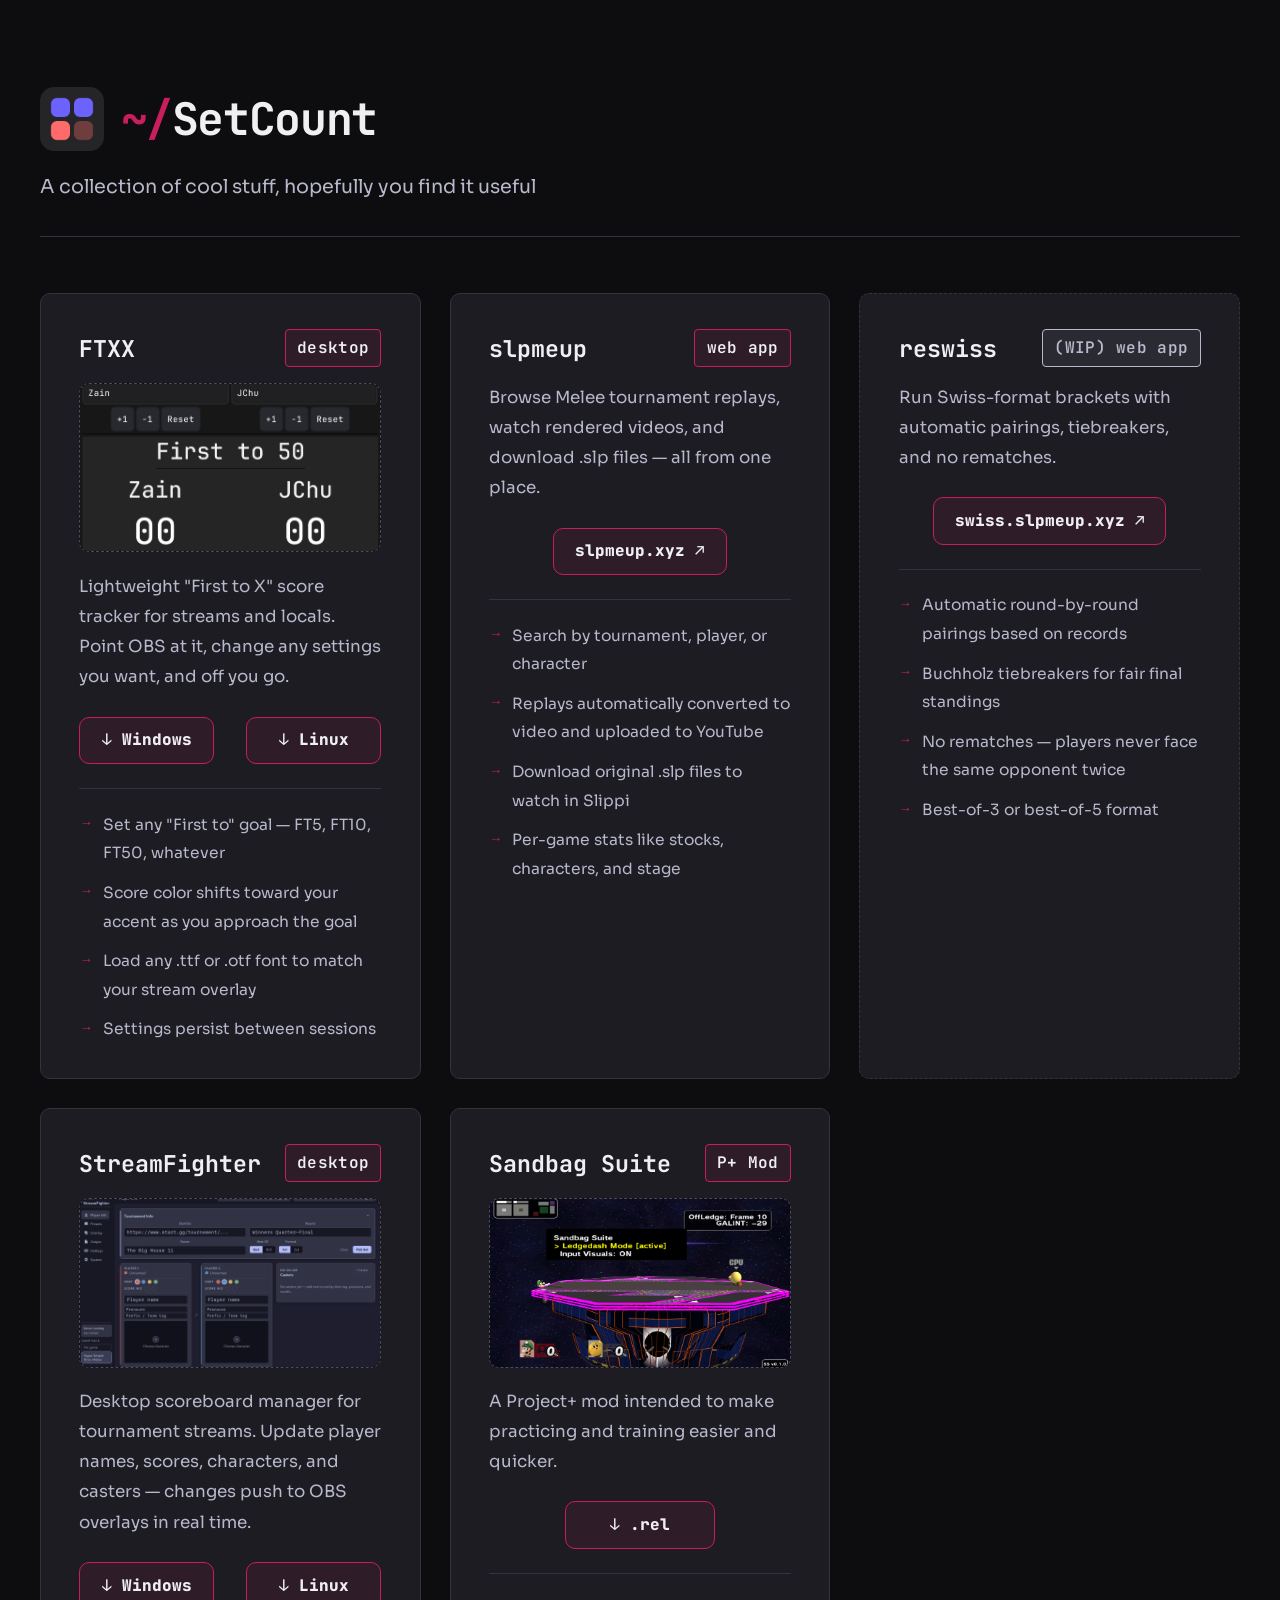
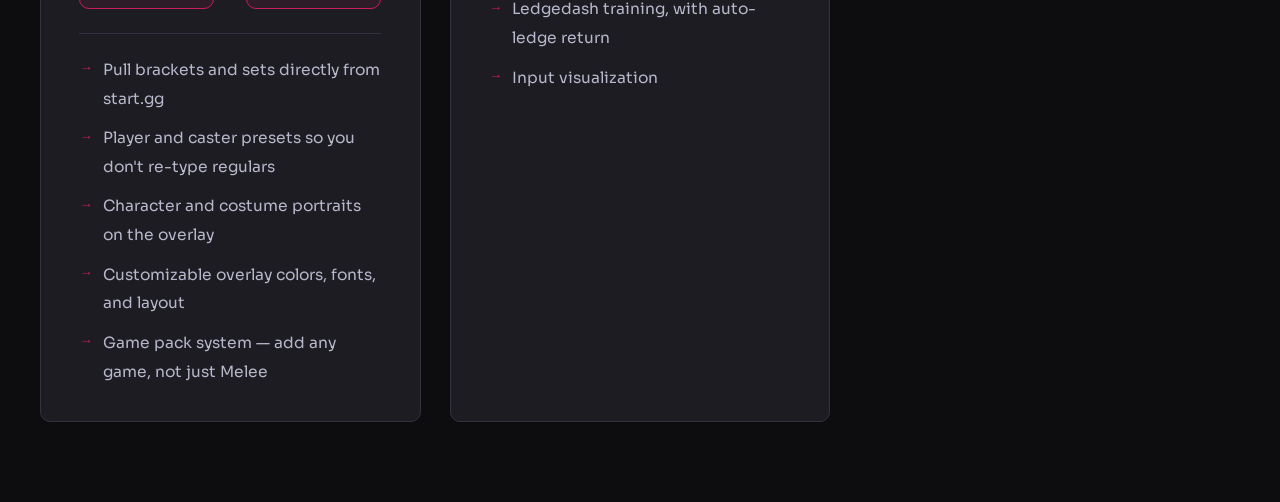
<file: index.html>
<!doctype html>
<html lang="en">
  <head>
    <meta charset="UTF-8" />
    <meta name="viewport" content="width=device-width, initial-scale=1" />

    <link rel="stylesheet" href="/style.css" />
    <link
      rel="icon"
      type="image/png"
      href="/assets/favicon-96x96.png"
      sizes="96x96"
    />
    <link rel="icon" type="image/svg+xml" href="/assets/favicon.svg" />
    <link rel="shortcut icon" href="/assets/favicon.ico" />
    <link
      rel="apple-touch-icon"
      sizes="180x180"
      href="/assets/apple-touch-icon.png"
    />
    <meta name="apple-mobile-web-app-title" content="SetCount" />
    <link rel="manifest" href="/site.webmanifest" />
    <title>SetCount</title>
    <meta name="description" content="A collection of cool stuff" />
    <link
      href="https://fonts.googleapis.com/css2?family=JetBrains+Mono:wght@400;700&family=Sora:wght@300;400;600;700&display=swap"
      rel="stylesheet"
    />
  </head>

  <body>
    <div class="container">
      <!-- Page Header -->
      <header class="page-header">
        <div class="logo-title">
          <img src="/assets/favicon-96x96.png" />
          <h1>
            <span class="prefix">~/</span
            ><span class="title-swap"
              ><span class="title-default">SetCount</span
              ><span class="title-hover">&nbsp;&nbsp;1-0</span></span
            >
          </h1>
        </div>
        <p class="subtitle">
          A collection of cool stuff, hopefully you find it useful
        </p>
      </header>

      <!-- Example Projects -->
      <div id="projects">
        <div class="project-col">
          <a class="project-header" href="/ftxx/">
            <span class="project-title">FTXX</span>
            <span class="project-tag">desktop</span>
          </a>
          <div class="project-img-placeholder">
            <img src="/assets/ftxx_example.png" />
          </div>
          <p class="project-desc">
            Lightweight "First to X" score tracker for streams and locals. Point
            OBS at it, change any settings you want, and off you go.
          </p>
          <div class="download-buttons">
            <a class="download-btn" href="/stuff/ftxx.exe" download
              >&#8595; Windows</a
            >
            <a class="download-btn" href="/stuff/ftxx.tar.gz" download
              >&#8595; Linux</a
            >
          </div>
          <ul class="project-details">
            <li>Set any "First to" goal — FT5, FT10, FT50, whatever</li>
            <li>
              Score color shifts toward your accent as you approach the goal
            </li>
            <li>Load any .ttf or .otf font to match your stream overlay</li>
            <li>Settings persist between sessions</li>
          </ul>
        </div>

        <div class="project-col">
          <div class="project-header">
            <span class="project-title">slpmeup</span>
            <span class="project-tag">web app</span>
          </div>
          <p class="project-desc">
            Browse Melee tournament replays, watch rendered videos, and download
            .slp files — all from one place.
          </p>
          <div class="project-links">
            <a
              class="project-link"
              href="https://slpmeup.xyz"
              target="_blank"
              rel="noopener"
              >slpmeup.xyz &#8599;</a
            >
          </div>
          <ul class="project-details">
            <li>Search by tournament, player, or character</li>
            <li>
              Replays automatically converted to video and uploaded to YouTube
            </li>
            <li>Download original .slp files to watch in Slippi</li>
            <li>Per-game stats like stocks, characters, and stage</li>
          </ul>
        </div>

        <div class="project-col wip">
          <div class="project-header">
            <span class="project-title">reswiss</span>
            <span class="project-tag">web app</span>
          </div>
          <p class="project-desc">
            Run Swiss-format brackets with automatic pairings, tiebreakers, and
            no rematches.
          </p>
          <div class="project-links">
            <a
              class="project-link"
              href="https://swiss.slpmeup.xyz"
              target="_blank"
              rel="noopener"
              >swiss.slpmeup.xyz &#8599;</a
            >
          </div>
          <ul class="project-details">
            <li>Automatic round-by-round pairings based on records</li>
            <li>Buchholz tiebreakers for fair final standings</li>
            <li>No rematches — players never face the same opponent twice</li>
            <li>Best-of-3 or best-of-5 format</li>
          </ul>
        </div>

        <div class="project-col">
          <a class="project-header" href="/stream-fighter/">
            <span class="project-title">StreamFighter</span>
            <span class="project-tag">desktop</span>
          </a>
          <div class="project-img-placeholder">
            <img src="/assets/stream-fighter_app_example.png" />
          </div>
          <p class="project-desc">
            Desktop scoreboard manager for tournament streams. Update player
            names, scores, characters, and casters — changes push to OBS
            overlays in real time.
          </p>
          <div class="download-buttons">
            <a class="download-btn" href="/stuff/stream-fighter.exe" download
              >&#8595; Windows</a
            >
            <a class="download-btn" href="/stuff/stream-fighter.tar.gz" download
              >&#8595; Linux</a
            >
          </div>
          <ul class="project-details">
            <li>Pull brackets and sets directly from start.gg</li>
            <li>Player and caster presets so you don't re-type regulars</li>
            <li>Character and costume portraits on the overlay</li>
            <li>Customizable overlay colors, fonts, and layout</li>
            <li>Game pack system — add any game, not just Melee</li>
          </ul>
        </div>

        <div class="project-col">
          <a class="project-header" href="/sandbag-suite/">
            <span class="project-title">Sandbag Suite</span>
            <span class="project-tag">P+ Mod</span>
          </a>
          <div class="project-img-placeholder">
            <img src="/assets/sandbag-suite-example.png" />
          </div>
          <p class="project-desc">
            A Project+ mod intended to make practicing and training easier and
            quicker.
          </p>
          <div class="download-buttons">
            <a class="download-btn" href="/stuff/SandbagSuite.rel" download
              >&#8595; .rel</a
            >
          </div>
          <ul class="project-details">
            <li>Ledgedash training, with auto-ledge return</li>
            <li>Input visualization</li>
          </ul>
        </div>
      </div>
    </div>
  </body>
</html>
</file>
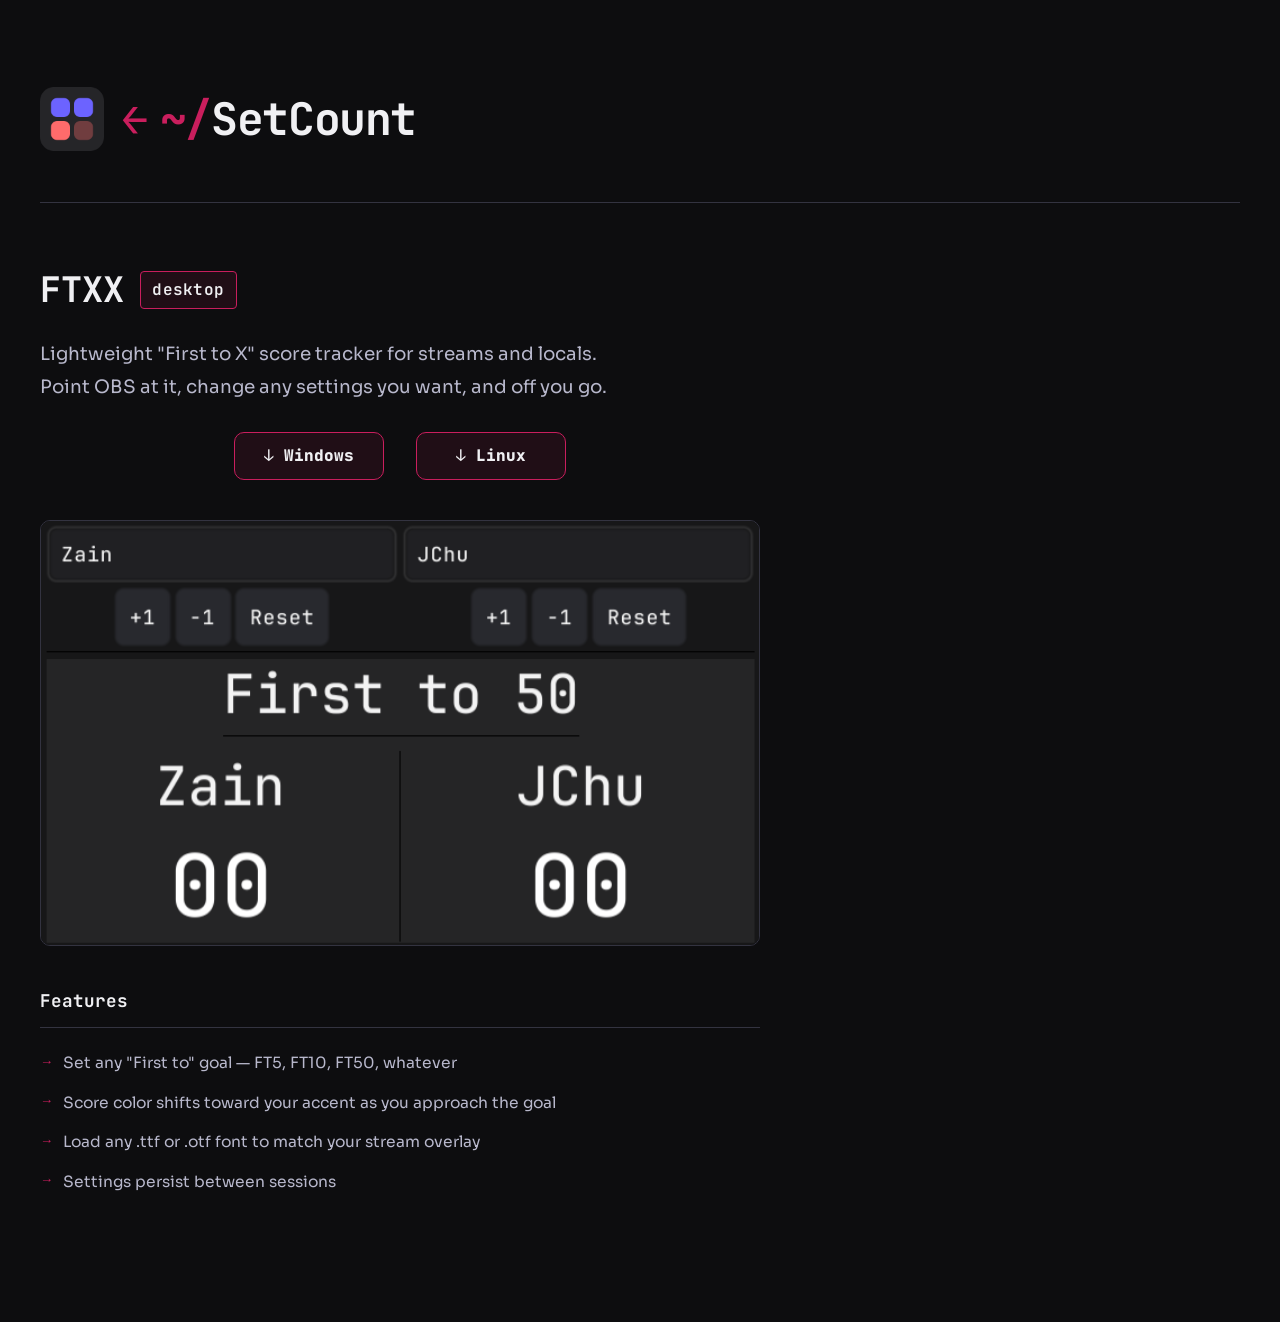
<file: ftxx/index.html>
<!DOCTYPE html>
<html lang="en">

<head>
  <meta charset="UTF-8">
  <meta name="viewport" content="width=device-width, initial-scale=1" />

  <link rel="stylesheet" href="/style.css" />
  <link rel="icon" type="image/png" href="/assets/favicon-96x96.png" sizes="96x96" />
  <link rel="icon" type="image/svg+xml" href="/assets/favicon.svg" />
  <link rel="shortcut icon" href="/assets/favicon.ico" />
  <link rel="apple-touch-icon" sizes="180x180" href="/assets/apple-touch-icon.png" />
  <meta name="apple-mobile-web-app-title" content="SetCount" />
  <link rel="manifest" href="/site.webmanifest" />
  <title>FTXX - SetCount</title>
  <meta name="description" content="Lightweight First to X score tracker for streams and locals" />
  <link
    href="https://fonts.googleapis.com/css2?family=JetBrains+Mono:wght@400;700&family=Sora:wght@300;400;600;700&display=swap"
    rel="stylesheet">
</head>

<body>

  <div class="container">

    <header class="page-header">
      <div class="logo-title">
        <img src="/assets/favicon-96x96.png" />
        <h1>
          <a href="/" class="back-link"><span class="back-arrow">&#8592;</span><span class="prefix">~/</span>SetCount</a>
        </h1>
      </div>
    </header>

    <div class="subpage">
      <div class="subpage-hero">
        <div class="subpage-title-row">
          <h2 class="subpage-title">FTXX</h2>
          <span class="project-tag">desktop</span>
        </div>
        <p class="subpage-subtitle">Lightweight "First to X" score tracker for streams and locals. Point OBS at it,
          change any settings you want, and off you go.</p>
        <div class="download-buttons">
          <a class="download-btn" href="/stuff/ftxx.exe" download>&#8595; Windows</a>
          <a class="download-btn" href="/stuff/ftxx.tar.gz" download>&#8595; Linux</a>
        </div>
      </div>

      <div class="subpage-screenshot">
        <img src="/assets/ftxx_example.png" />
      </div>

      <div class="subpage-section">
        <h3 class="subpage-section-title">Features</h3>
        <ul class="project-details">
          <li>Set any "First to" goal — FT5, FT10, FT50, whatever</li>
          <li>Score color shifts toward your accent as you approach the goal</li>
          <li>Load any .ttf or .otf font to match your stream overlay</li>
          <li>Settings persist between sessions</li>
        </ul>
      </div>
    </div>
  </div>

</body>

</html>
</file>
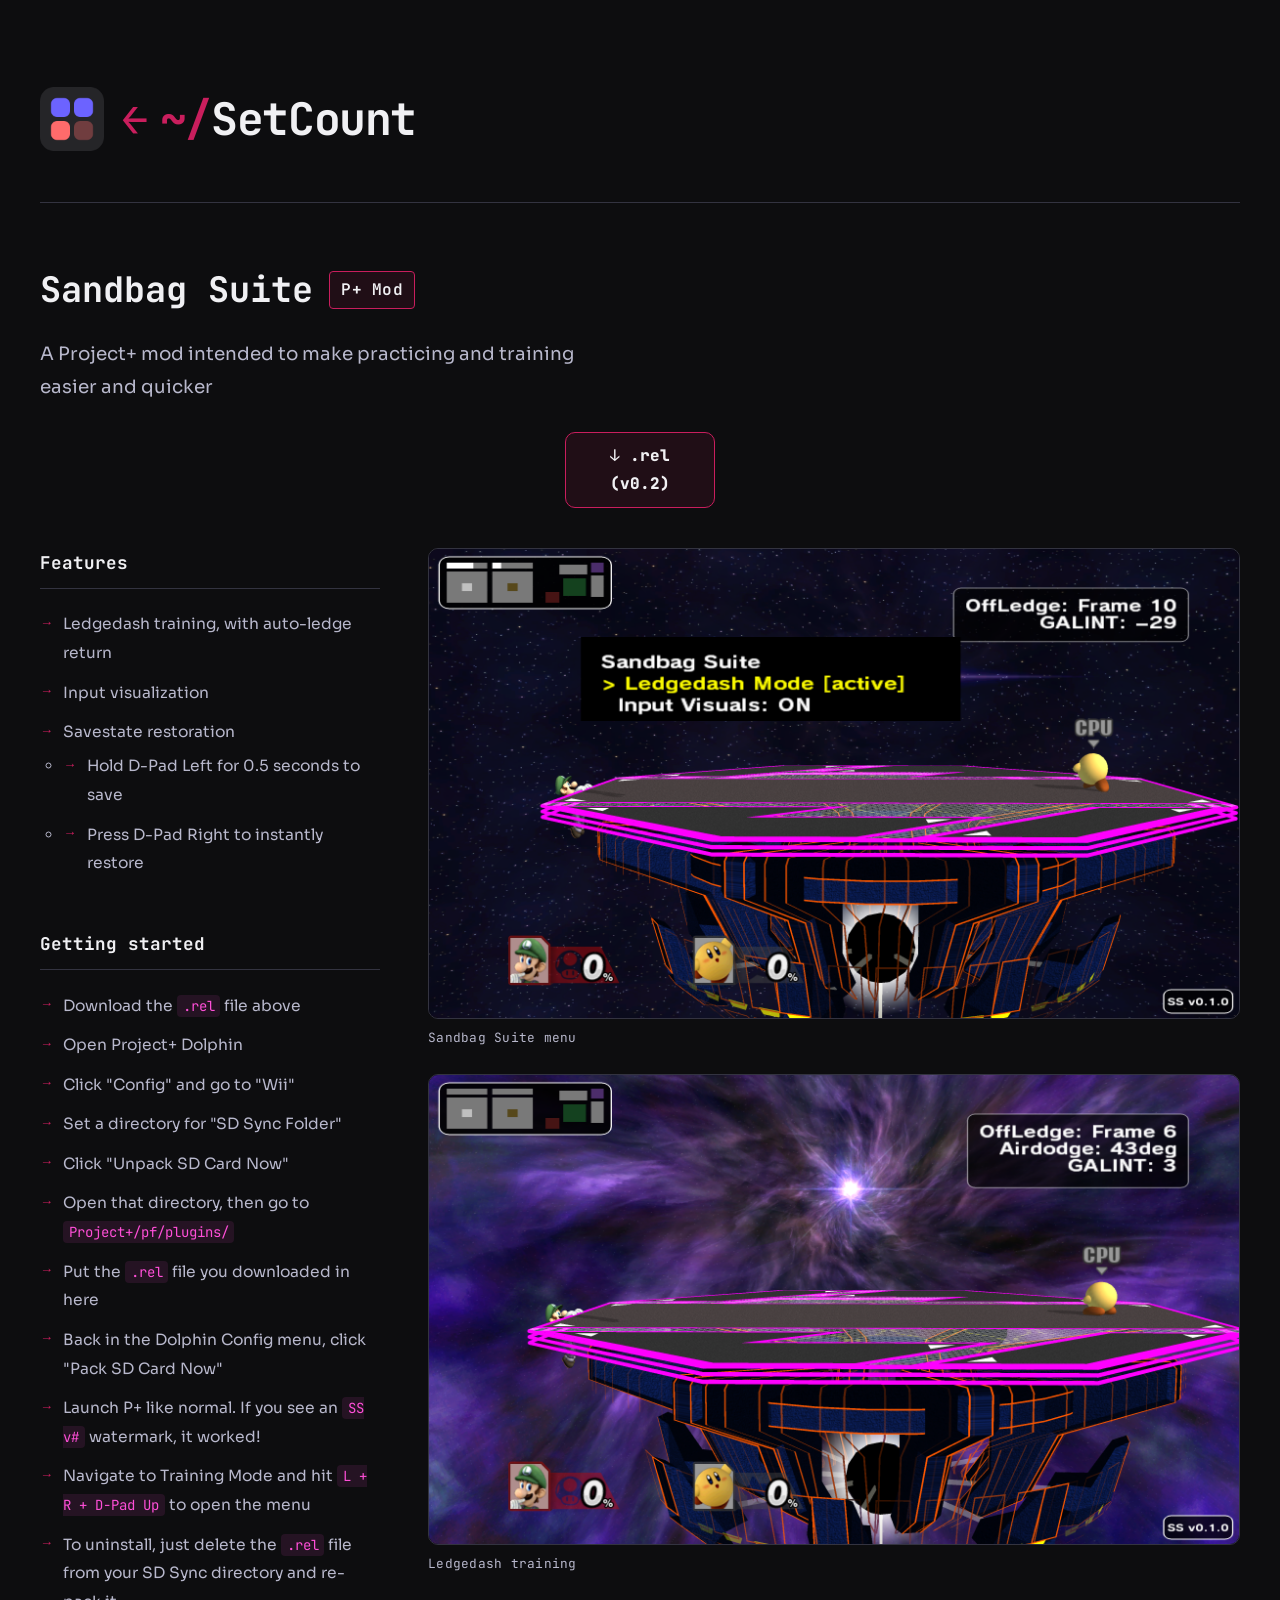
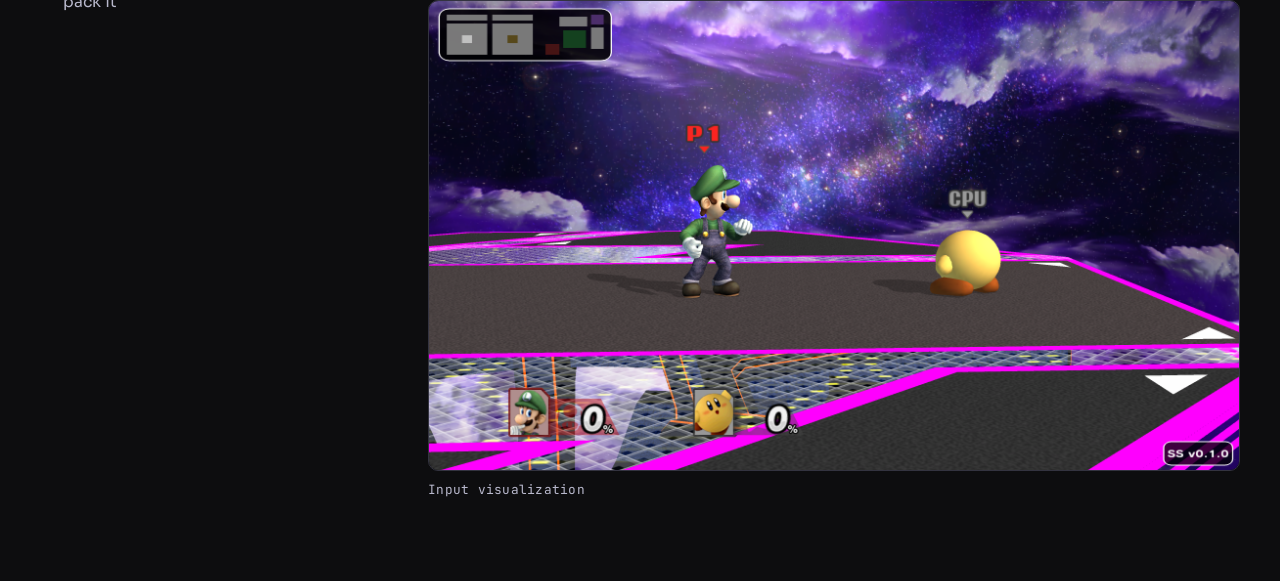
<file: sandbag-suite/index.html>
<!doctype html>
<html lang="en">
  <head>
    <meta charset="UTF-8" />
    <meta name="viewport" content="width=device-width, initial-scale=1" />

    <link rel="stylesheet" href="/style.css" />
    <link
      rel="icon"
      type="image/png"
      href="/assets/favicon-96x96.png"
      sizes="96x96"
    />
    <link rel="icon" type="image/svg+xml" href="/assets/favicon.svg" />
    <link rel="shortcut icon" href="/assets/favicon.ico" />
    <link
      rel="apple-touch-icon"
      sizes="180x180"
      href="/assets/apple-touch-icon.png"
    />
    <meta name="apple-mobile-web-app-title" content="SetCount" />
    <link rel="manifest" href="/site.webmanifest" />
    <title>sandbag-suite - SetCount</title>
    <meta
      name="description"
      content="A Project+ mod intended to make practicing and training easier and quicker"
    />
    <link
      href="https://fonts.googleapis.com/css2?family=JetBrains+Mono:wght@400;700&family=Sora:wght@300;400;600;700&display=swap"
      rel="stylesheet"
    />
  </head>

  <body>
    <div class="container">
      <header class="page-header">
        <div class="logo-title">
          <img src="/assets/favicon-96x96.png" />
          <h1>
            <a href="/" class="back-link"
              ><span class="back-arrow">&#8592;</span
              ><span class="prefix">~/</span>SetCount</a
            >
          </h1>
        </div>
      </header>

      <div class="subpage wide">
        <div class="subpage-hero">
          <div class="subpage-title-row">
            <h2 class="subpage-title">Sandbag Suite</h2>
            <span class="project-tag">P+ Mod</span>
          </div>
          <p class="subpage-subtitle">
            A Project+ mod intended to make practicing and training easier and
            quicker
          </p>
          <div class="download-buttons">
            <a class="download-btn" href="/stuff/SandbagSuite.rel" download
              >&#8595; .rel (v0.2)</a
            >
          </div>
        </div>

        <div class="subpage-split">
          <div class="subpage-col">
            <div class="subpage-section">
              <h3 class="subpage-section-title">Features</h3>
              <ul class="project-details">
                <li>Ledgedash training, with auto-ledge return</li>
                <li>Input visualization</li>
                <li>
                  Savestate restoration
                  <ul>
                    <li>Hold D-Pad Left for 0.5 seconds to save</li>
                    <li>Press D-Pad Right to instantly restore</li>
                  </ul>
                </li>
              </ul>
            </div>

            <div class="subpage-section">
              <h3 class="subpage-section-title">Getting started</h3>
              <ul class="project-details">
                <li>Download the <code>.rel</code> file above</li>
                <li>Open Project+ Dolphin</li>
                <li>Click "Config" and go to "Wii"</li>
                <li>Set a directory for "SD Sync Folder"</li>
                <li>Click "Unpack SD Card Now"</li>
                <li>
                  Open that directory, then go to
                  <code>Project+/pf/plugins/</code>
                </li>
                <li>Put the <code>.rel</code> file you downloaded in here</li>
                <li>
                  Back in the Dolphin Config menu, click "Pack SD Card Now"
                </li>
                <li>
                  Launch P+ like normal. If you see an
                  <code>SS v#</code> watermark, it worked!
                </li>
                <li>
                  Navigate to Training Mode and hit
                  <code>L + R + D-Pad Up</code> to open the menu
                </li>
                <li>
                  To uninstall, just delete the <code>.rel</code> file from your
                  SD Sync directory and re-pack it
                </li>
              </ul>
            </div>
          </div>

          <div class="subpage-gallery">
            <figure>
              <a
                class="subpage-screenshot"
                href="/assets/sandbag-suite-example.png"
                target="_blank"
                rel="noopener"
              >
                <img src="/assets/sandbag-suite-example.png" />
              </a>
              <figcaption>Sandbag Suite menu</figcaption>
            </figure>
            <figure>
              <a
                class="subpage-screenshot"
                href="/assets/sandbag-suite-ledgedash.png"
                target="_blank"
                rel="noopener"
              >
                <img src="/assets/sandbag-suite-ledgedash.png" />
              </a>
              <figcaption>Ledgedash training</figcaption>
            </figure>
            <figure>
              <a
                class="subpage-screenshot"
                href="/assets/sandbag-suite-input-visuals.png"
                target="_blank"
                rel="noopener"
              >
                <img src="/assets/sandbag-suite-input-visuals.png" />
              </a>
              <figcaption>Input visualization</figcaption>
            </figure>
          </div>
        </div>
      </div>
    </div>
  </body>
</html>
</file>
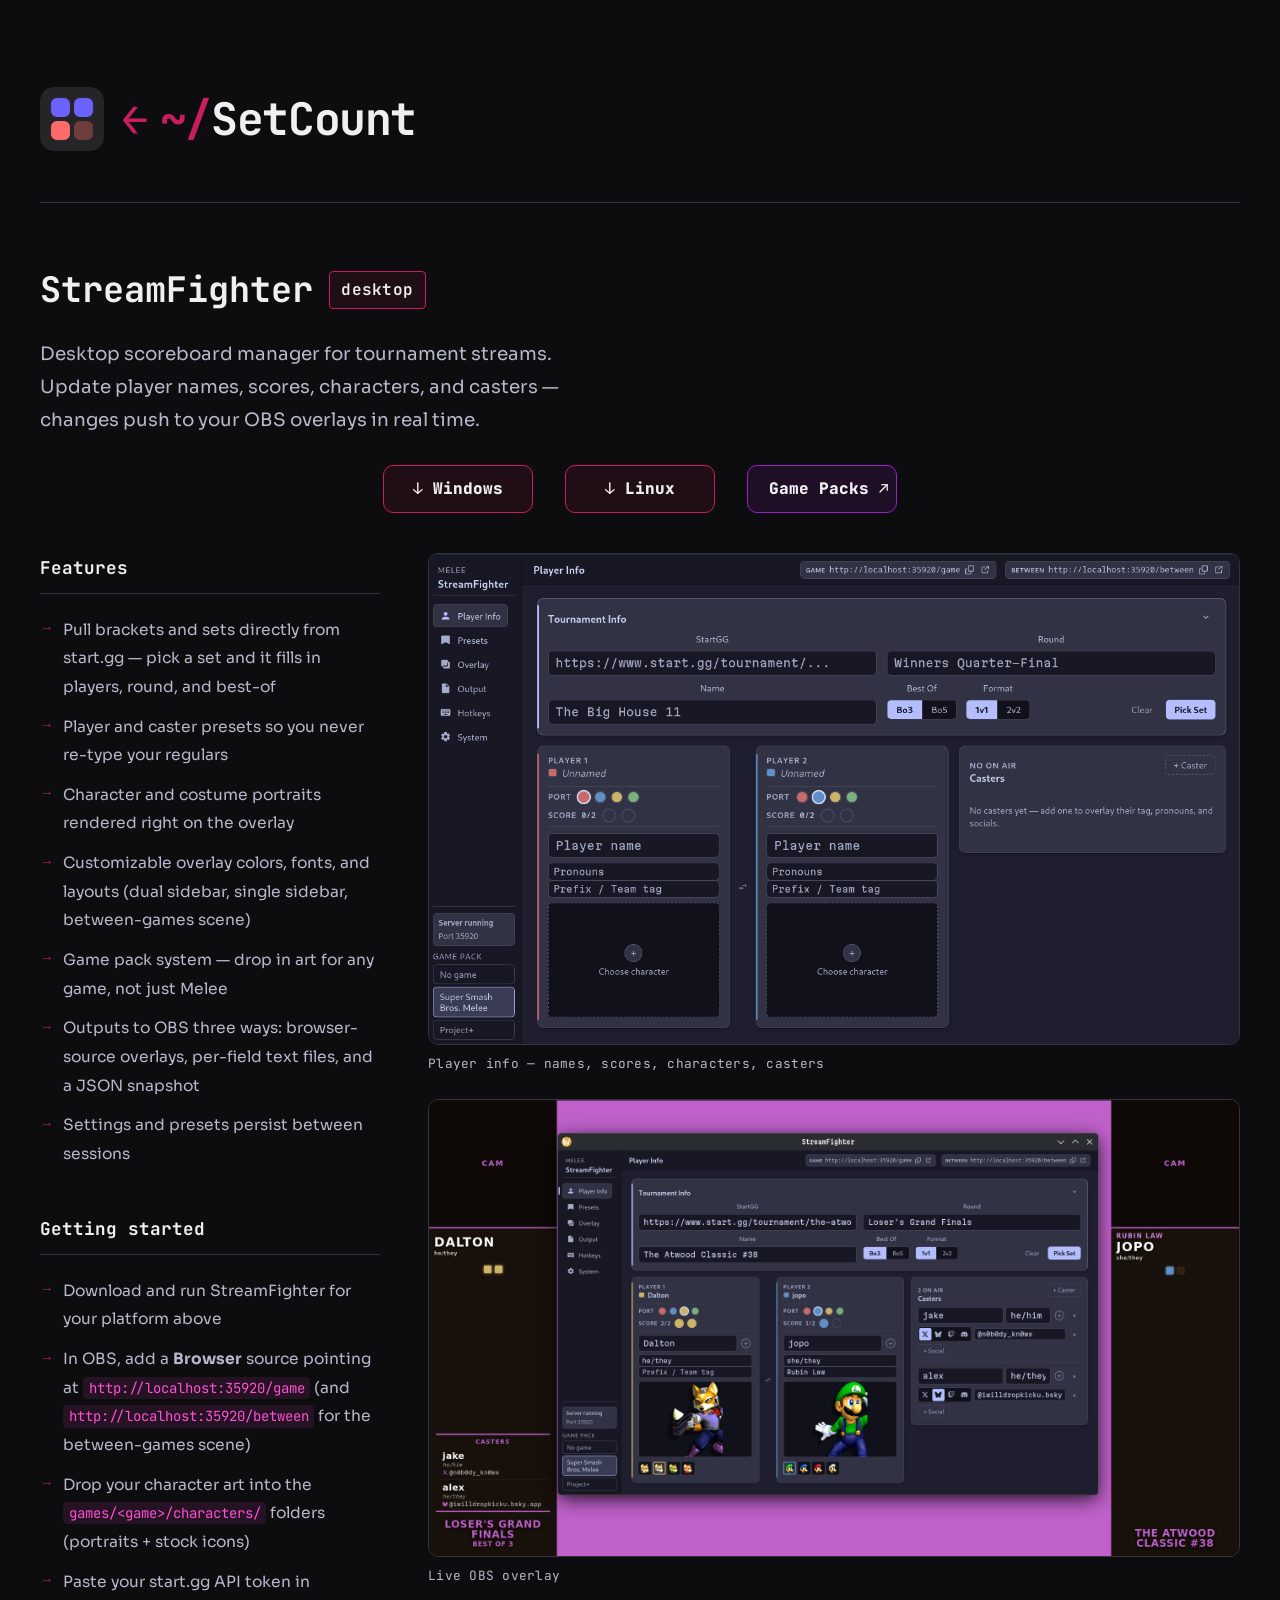
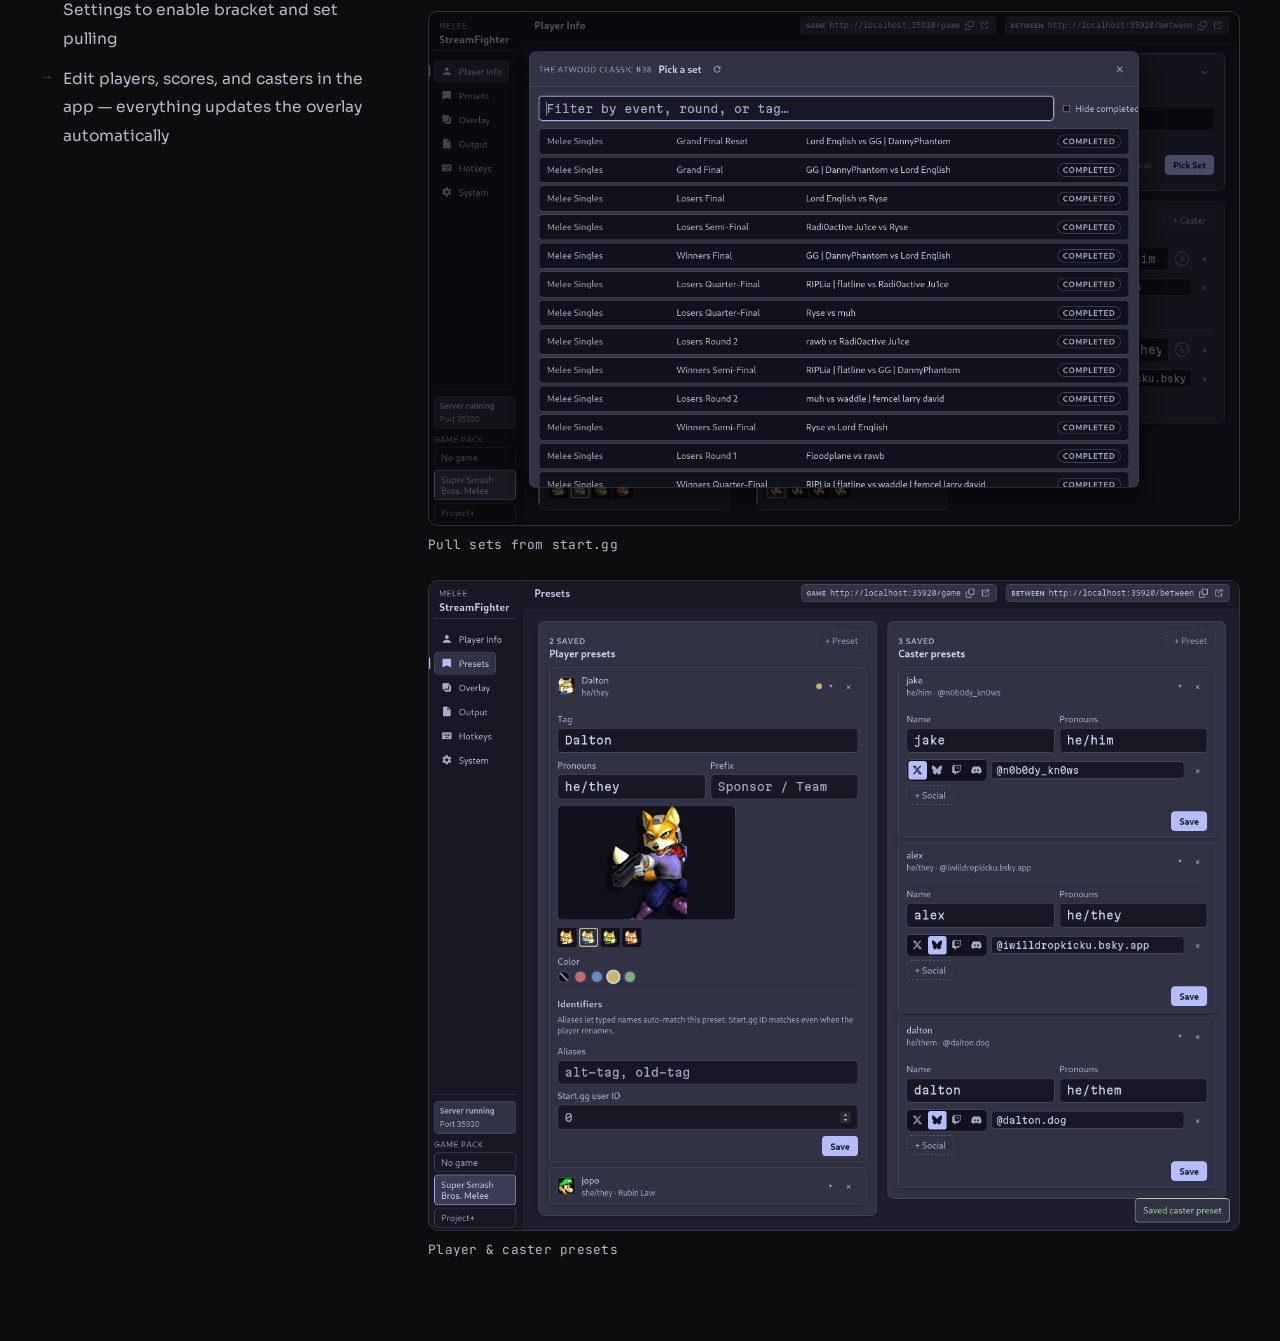
<file: stream-fighter/index.html>
<!doctype html>
<html lang="en">
  <head>
    <meta charset="UTF-8" />
    <meta name="viewport" content="width=device-width, initial-scale=1" />

    <link rel="stylesheet" href="/style.css" />
    <link
      rel="icon"
      type="image/png"
      href="/assets/favicon-96x96.png"
      sizes="96x96"
    />
    <link rel="icon" type="image/svg+xml" href="/assets/favicon.svg" />
    <link rel="shortcut icon" href="/assets/favicon.ico" />
    <link
      rel="apple-touch-icon"
      sizes="180x180"
      href="/assets/apple-touch-icon.png"
    />
    <meta name="apple-mobile-web-app-title" content="SetCount" />
    <link rel="manifest" href="/site.webmanifest" />
    <title>StreamFighter - SetCount</title>
    <meta
      name="description"
      content="Desktop scoreboard manager for tournament streams, pushing live info to OBS overlays"
    />
    <link
      href="https://fonts.googleapis.com/css2?family=JetBrains+Mono:wght@400;700&family=Sora:wght@300;400;600;700&display=swap"
      rel="stylesheet"
    />
  </head>

  <body>
    <div class="container">
      <header class="page-header">
        <div class="logo-title">
          <img src="/assets/favicon-96x96.png" />
          <h1>
            <a href="/" class="back-link"
              ><span class="back-arrow">&#8592;</span
              ><span class="prefix">~/</span>SetCount</a
            >
          </h1>
        </div>
      </header>

      <div class="subpage wide">
        <div class="subpage-hero">
          <div class="subpage-title-row">
            <h2 class="subpage-title">StreamFighter</h2>
            <span class="project-tag">desktop</span>
          </div>
          <p class="subpage-subtitle">
            Desktop scoreboard manager for tournament streams. Update player
            names, scores, characters, and casters — changes push to your OBS
            overlays in real time.
          </p>
          <div class="download-buttons">
            <a class="download-btn" href="/stuff/stream-fighter.exe" download
              >&#8595; Windows</a
            >
            <a class="download-btn" href="/stuff/stream-fighter.tar.gz" download
              >&#8595; Linux</a
            >
            <a
              class="download-btn game-packs-btn"
              href="https://github.com/SetCount/StreamFighterPacks/releases"
              target="_blank"
              rel="noopener"
              >Game Packs &#8599;</a
            >
          </div>
        </div>

        <div class="subpage-split">
          <div class="subpage-col">
            <div class="subpage-section">
              <h3 class="subpage-section-title">Features</h3>
              <ul class="project-details">
                <li>
                  Pull brackets and sets directly from start.gg — pick a set and
                  it fills in players, round, and best-of
                </li>
                <li>
                  Player and caster presets so you never re-type your regulars
                </li>
                <li>
                  Character and costume portraits rendered right on the overlay
                </li>
                <li>
                  Customizable overlay colors, fonts, and layouts (dual sidebar,
                  single sidebar, between-games scene)
                </li>
                <li>
                  Game pack system — drop in art for any game, not just Melee
                </li>
                <li>
                  Outputs to OBS three ways: browser-source overlays, per-field
                  text files, and a JSON snapshot
                </li>
                <li>Settings and presets persist between sessions</li>
              </ul>
            </div>

            <div class="subpage-section">
              <h3 class="subpage-section-title">Getting started</h3>
              <ul class="project-details">
                <li>Download and run StreamFighter for your platform above</li>
                <li>
                  In OBS, add a <strong>Browser</strong> source pointing at
                  <code>http://localhost:35920/game</code>
                  (and
                  <code>http://localhost:35920/between</code> for the
                  between-games scene)
                </li>
                <li>
                  Drop your character art into the
                  <code>games/&lt;game&gt;/characters/</code> folders (portraits
                  + stock icons)
                </li>
                <li>
                  Paste your start.gg API token in Settings to enable bracket
                  and set pulling
                </li>
                <li>
                  Edit players, scores, and casters in the app — everything
                  updates the overlay automatically
                </li>
              </ul>
            </div>
          </div>

          <div class="subpage-gallery">
            <figure>
              <a
                class="subpage-screenshot"
                href="/assets/stream-fighter_app_example.png"
                target="_blank"
                rel="noopener"
              >
                <img src="/assets/stream-fighter_app_example.png" />
              </a>
              <figcaption>
                Player info — names, scores, characters, casters
              </figcaption>
            </figure>
            <figure>
              <a
                class="subpage-screenshot"
                href="/assets/stream-fighter_overlay.png"
                target="_blank"
                rel="noopener"
              >
                <img src="/assets/stream-fighter_overlay.png" />
              </a>
              <figcaption>Live OBS overlay</figcaption>
            </figure>
            <figure>
              <a
                class="subpage-screenshot"
                href="/assets/stream-fighter_startgg.png"
                target="_blank"
                rel="noopener"
              >
                <img src="/assets/stream-fighter_startgg.png" />
              </a>
              <figcaption>Pull sets from start.gg</figcaption>
            </figure>
            <figure>
              <a
                class="subpage-screenshot"
                href="/assets/stream-fighter_presets.png"
                target="_blank"
                rel="noopener"
              >
                <img src="/assets/stream-fighter_presets.png" />
              </a>
              <figcaption>Player &amp; caster presets</figcaption>
            </figure>
          </div>
        </div>
      </div>
    </div>
  </body>
</html>
</file>
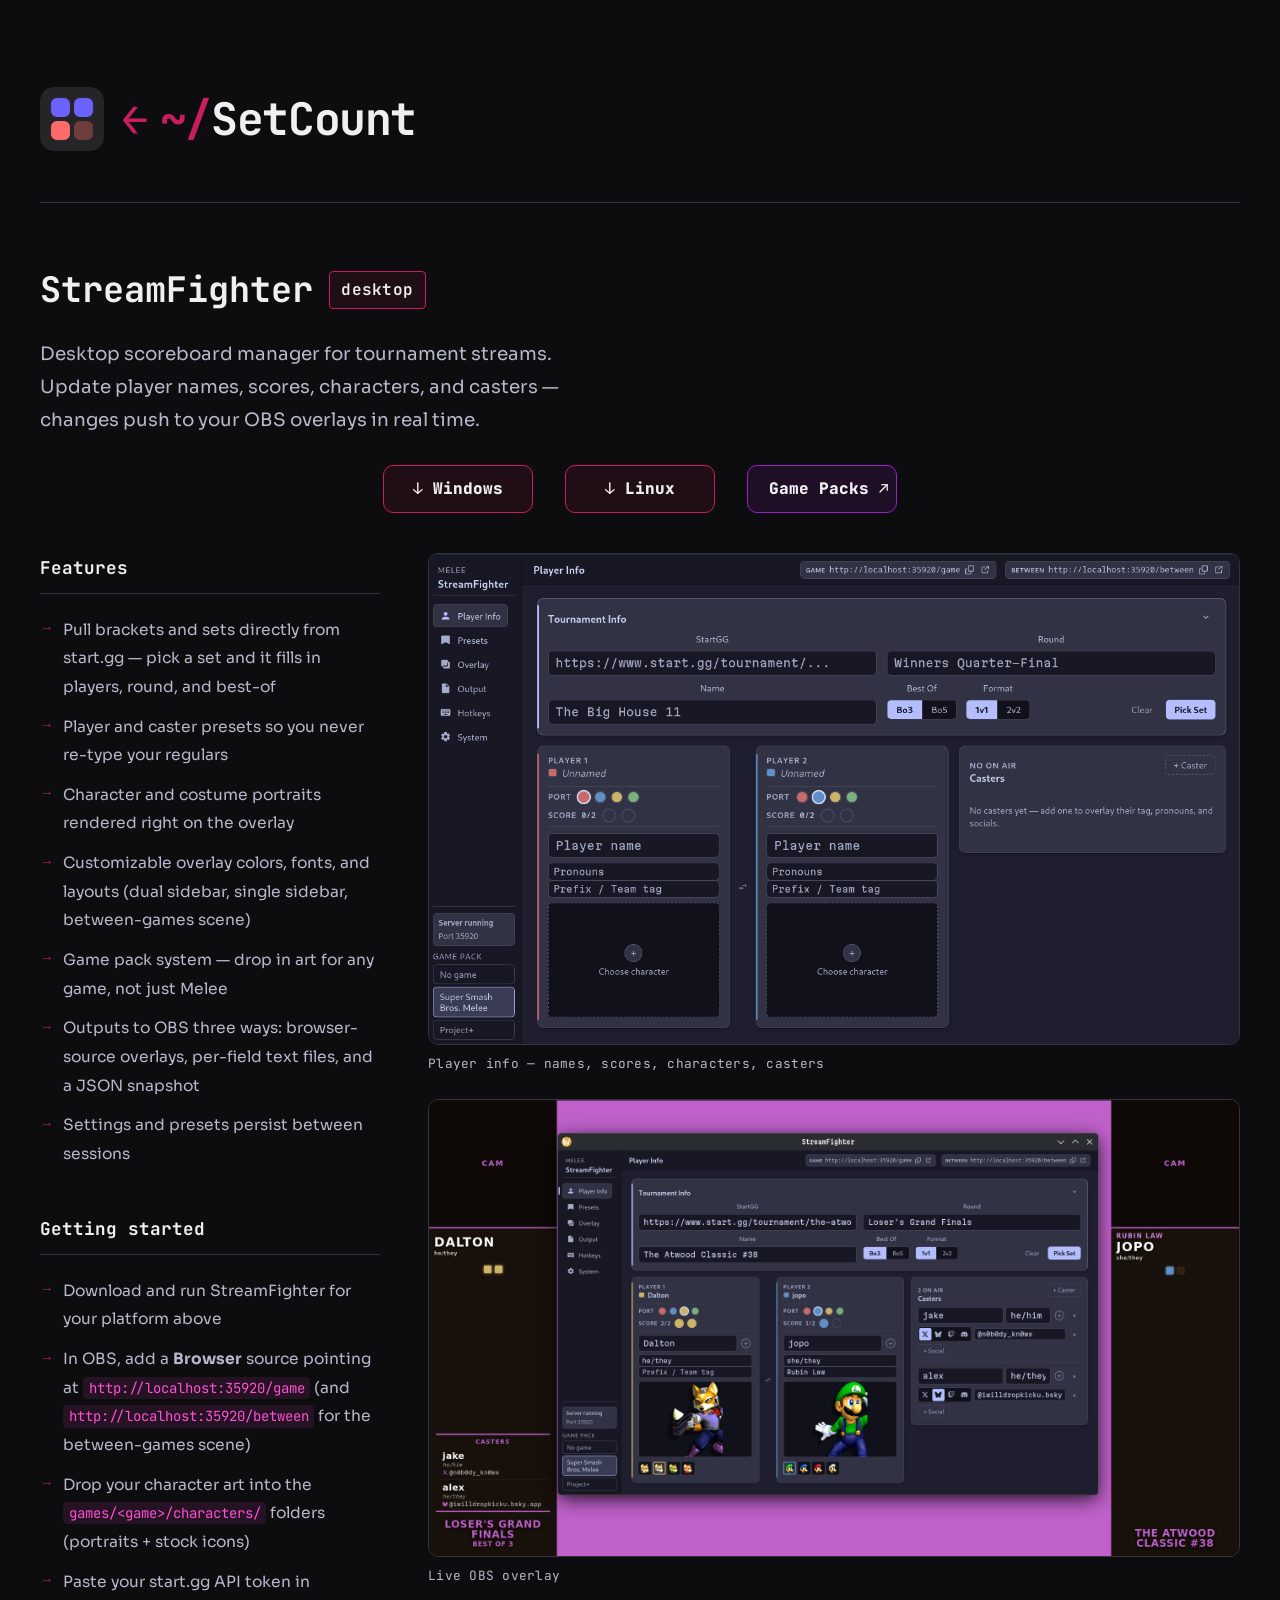
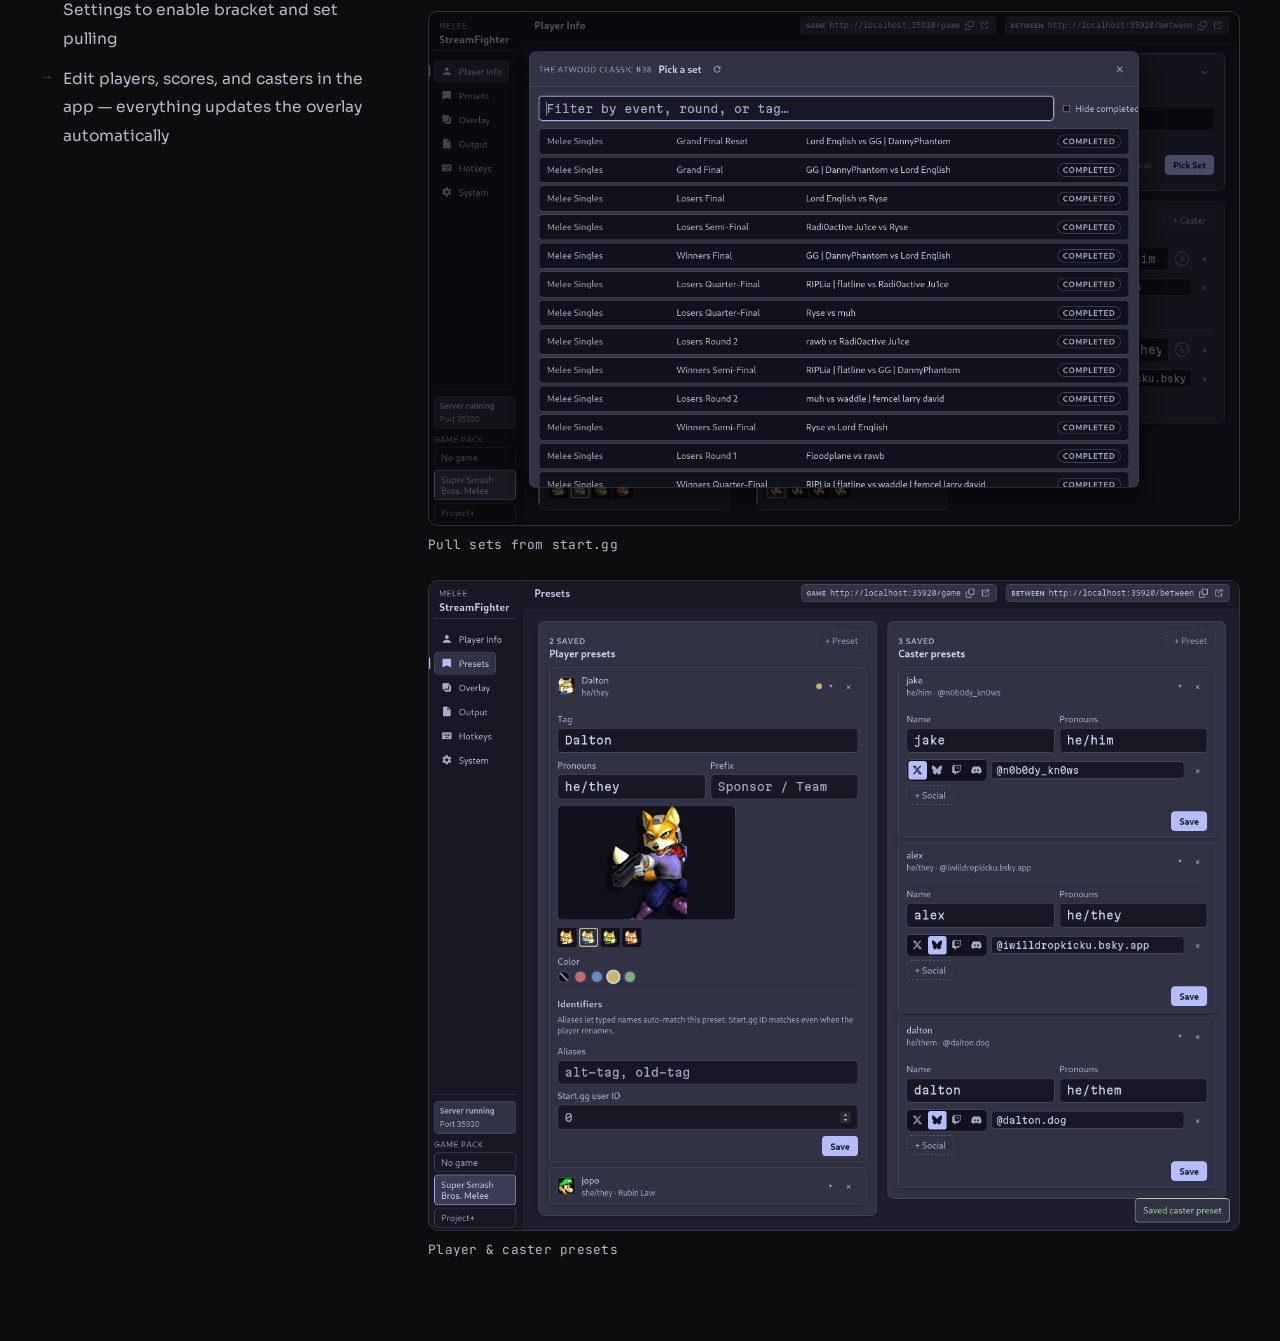
<file: StreamFighter/index.html>
<!doctype html>
<html lang="en">
  <head>
    <meta charset="UTF-8" />
    <meta name="viewport" content="width=device-width, initial-scale=1" />

    <link rel="stylesheet" href="/style.css" />
    <link
      rel="icon"
      type="image/png"
      href="/assets/favicon-96x96.png"
      sizes="96x96"
    />
    <link rel="icon" type="image/svg+xml" href="/assets/favicon.svg" />
    <link rel="shortcut icon" href="/assets/favicon.ico" />
    <link
      rel="apple-touch-icon"
      sizes="180x180"
      href="/assets/apple-touch-icon.png"
    />
    <meta name="apple-mobile-web-app-title" content="SetCount" />
    <link rel="manifest" href="/site.webmanifest" />
    <title>StreamFighter - SetCount</title>
    <meta
      name="description"
      content="Desktop scoreboard manager for tournament streams, pushing live info to OBS overlays"
    />
    <link
      href="https://fonts.googleapis.com/css2?family=JetBrains+Mono:wght@400;700&family=Sora:wght@300;400;600;700&display=swap"
      rel="stylesheet"
    />
  </head>

  <body>
    <div class="container">
      <header class="page-header">
        <div class="logo-title">
          <img src="/assets/favicon-96x96.png" />
          <h1>
            <a href="/" class="back-link"
              ><span class="back-arrow">&#8592;</span
              ><span class="prefix">~/</span>SetCount</a
            >
          </h1>
        </div>
      </header>

      <div class="subpage wide">
        <div class="subpage-hero">
          <div class="subpage-title-row">
            <h2 class="subpage-title">StreamFighter</h2>
            <span class="project-tag">desktop</span>
          </div>
          <p class="subpage-subtitle">
            Desktop scoreboard manager for tournament streams. Update player
            names, scores, characters, and casters — changes push to your OBS
            overlays in real time.
          </p>
          <div class="download-buttons">
            <a class="download-btn" href="/stuff/StreamFighter.exe" download
              >&#8595; Windows</a
            >
            <a class="download-btn" href="/stuff/StreamFighter.tar.gz" download
              >&#8595; Linux</a
            >
            <a
              class="download-btn game-packs-btn"
              href="https://github.com/SetCount/StreamFighterPacks/releases"
              target="_blank"
              rel="noopener"
              >Game Packs &#8599;</a
            >
          </div>
        </div>

        <div class="subpage-split">
          <div class="subpage-col">
            <div class="subpage-section">
              <h3 class="subpage-section-title">Features</h3>
              <ul class="project-details">
                <li>
                  Pull brackets and sets directly from start.gg — pick a set and
                  it fills in players, round, and best-of
                </li>
                <li>
                  Player and caster presets so you never re-type your regulars
                </li>
                <li>
                  Character and costume portraits rendered right on the overlay
                </li>
                <li>
                  Customizable overlay colors, fonts, and layouts (dual sidebar,
                  single sidebar, between-games scene)
                </li>
                <li>
                  Game pack system — drop in art for any game, not just Melee
                </li>
                <li>
                  Outputs to OBS three ways: browser-source overlays, per-field
                  text files, and a JSON snapshot
                </li>
                <li>Settings and presets persist between sessions</li>
              </ul>
            </div>

            <div class="subpage-section">
              <h3 class="subpage-section-title">Getting started</h3>
              <ul class="project-details">
                <li>Download and run StreamFighter for your platform above</li>
                <li>
                  In OBS, add a <strong>Browser</strong> source pointing at
                  <code>http://localhost:35920/game</code>
                  (and
                  <code>http://localhost:35920/between</code> for the
                  between-games scene)
                </li>
                <li>
                  Drop your character art into the
                  <code>games/&lt;game&gt;/characters/</code> folders (portraits
                  + stock icons)
                </li>
                <li>
                  Paste your start.gg API token in Settings to enable bracket
                  and set pulling
                </li>
                <li>
                  Edit players, scores, and casters in the app — everything
                  updates the overlay automatically
                </li>
              </ul>
            </div>
          </div>

          <div class="subpage-gallery">
            <figure>
              <a
                class="subpage-screenshot"
                href="/assets/streamfighter_app_example.png"
                target="_blank"
                rel="noopener"
              >
                <img src="/assets/streamfighter_app_example.png" />
              </a>
              <figcaption>
                Player info — names, scores, characters, casters
              </figcaption>
            </figure>
            <figure>
              <a
                class="subpage-screenshot"
                href="/assets/streamfighter_overlay.png"
                target="_blank"
                rel="noopener"
              >
                <img src="/assets/streamfighter_overlay.png" />
              </a>
              <figcaption>Live OBS overlay</figcaption>
            </figure>
            <figure>
              <a
                class="subpage-screenshot"
                href="/assets/streamfighter_startgg.png"
                target="_blank"
                rel="noopener"
              >
                <img src="/assets/streamfighter_startgg.png" />
              </a>
              <figcaption>Pull sets from start.gg</figcaption>
            </figure>
            <figure>
              <a
                class="subpage-screenshot"
                href="/assets/streamfighter_presets.png"
                target="_blank"
                rel="noopener"
              >
                <img src="/assets/streamfighter_presets.png" />
              </a>
              <figcaption>Player &amp; caster presets</figcaption>
            </figure>
          </div>
        </div>
      </div>
    </div>
  </body>
</html>
</file>
<file: style.css>
:root {
  	--bg: #0d0d0f;
  	--surface: #1c1c22;
  	--border: #333340;
  	--border-accent: #4a4a58;
  	--text: #f0f0f3;
  	--text-muted: #b8b8cc;
  	--accent: #C91E5D;
  	--accent-dim: color-mix(in srgb, var(--accent) 10%, transparent);
  	--mono: 'JetBrains Mono', monospace;
  	--sans: 'Sora', sans-serif;
  	--radius: 10px;
  }

  * {
  	margin: 0;
  	padding: 0;
  	box-sizing: border-box;
  }

  body {
  	background: var(--bg);
  	color: var(--text);
  	font-family: var(--sans);
  	font-size: 16.5px;
  	line-height: 1.75;
  	min-height: 100vh;
  	padding: 5rem 2.5rem;
  }

  .container {
  	max-width: 1600px;
  	margin: 0 auto;
  }

  /* ── Header ── */
  .page-header {
  	margin-bottom: 3.5rem;
  	padding-bottom: 2rem;
  	border-bottom: 1px solid var(--border);
  }

  .logo-title {
  	display: flex;
  	gap: 1em;
  	align-items: center;
  	margin-bottom: 0.75rem;
  }

  .page-header img {
  	max-height: 64px;
  }

  .page-header h1 {
  	font-family: var(--mono);
  	font-size: 2.8rem;
  	font-weight: 700;
  	letter-spacing: -0.03em;
  	color: var(--text);
  }

  .page-header h1 .prefix {
  	color: var(--accent);
  }

  .title-swap {
  	display: inline-grid;
  }

  .title-swap > * {
  	grid-area: 1 / 1;
  	transition: opacity 0.3s ease;
  }

  .title-default {
  	opacity: 1;
  }

  .title-hover {
  	opacity: 0;
  }

  .logo-title:hover .title-default {
  	opacity: 0;
  }

  .logo-title:hover .title-hover {
  	opacity: 1;
  }

  .page-header .subtitle {
  	font-size: 1.2rem;
  	font-weight: 400;
  	color: var(--text-muted);
  	max-width: 540px;
  }

  /* ── Project Column ── */
  .project-col {
  	background: var(--surface);
  	border: 1px solid var(--border);
  	border-radius: var(--radius);
  	padding: 2.2rem 2.4rem 1.8rem;
  	transition: border-color 0.2s ease;
  }

  .project-col:hover {
  	border-color: var(--border-accent);
  }

  .project-col.wip {
  	border-style: dashed;

  	.project-tag::before {
  		content: "(WIP) "
  	}
  }

  .project-col.wip .project-tag {
  	color: var(--text-muted);
  	background: rgba(136, 136, 160, 0.12);
  	border: 1px solid var(--text-muted);
  }

  .project-header {
  	display: flex;
  	justify-content: space-between;
  	align-items: flex-start;
  	gap: 1rem;
  	margin-bottom: 0.8rem;
  	text-decoration: none;
  }

  a.project-header .project-title {
  	transition: color 0.15s ease;
  }

  a.project-header:hover .project-title {
  	color: var(--accent);
  }

  .project-title {
  	font-family: var(--mono);
  	font-size: 1.45rem;
  	font-weight: 700;
  	color: var(--text);
  }

  .project-tag {
  	font-family: var(--mono);
  	font-size: 1rem;
  	font-weight: 600;
  	color: var(--text);
  	background: var(--accent-dim);
  	border: 1px solid var(--accent);
  	padding: 0.25em 0.7em;
  	border-radius: 4px;
  	white-space: nowrap;
  	flex-shrink: 0;
  	letter-spacing: 0.02em;
  }

  .project-desc {
  	font-size: 1.05rem;
  	color: var(--text-muted);
  	margin-bottom: 1.5rem;
  	line-height: 1.8;
  }

  /* ── Project Image ── */
  .project-img-placeholder {
  	background: var(--bg);
  	border: 1px dashed var(--border-accent);
  	border-radius: var(--radius);
  	aspect-ratio: 16 / 9;
  	display: flex;
  	align-items: center;
  	justify-content: center;
  	margin-bottom: 1.2rem;
  	overflow: hidden;
  }

  .project-img-placeholder span {
  	font-family: var(--mono);
  	font-size: 0.75rem;
  	color: var(--text-muted);
  	opacity: 0.4;
  	text-transform: uppercase;
  	letter-spacing: 0.1em;
  }

  .project-img-placeholder img {
  	width: 100%;
  	height: 100%;
  	object-fit: cover;
  	display: block;
  }

  /* ── Project Links ── */
  .project-links {
  	display: flex;
  	justify-content: center;
  	gap: 2rem;
  	margin-bottom: 1.5rem;
  }

  .project-link {
  	font-family: var(--mono);
  	text-align: center;
  	font-size: 1rem;
  	font-weight: 900;
  	color: var(--text);
  	background: var(--accent-dim);
  	border: 1px solid var(--accent);
  	border-radius: var(--radius);
  	padding: 0.55em 1.3em;
  	text-decoration: none;
  	transition: opacity 0.15s ease, transform 0.15s ease;
  }

  .project-link:hover {
  	opacity: 0.7;
  }

  /* ── Download Buttons ── */
  .download-buttons {
  	display: flex;
  	justify-content: center;
  	gap: 2rem;
  	margin-bottom: 1.5rem;
  }

  .download-btn {
  	font-family: var(--mono);
  	text-align: center;
  	width: 150px;
  	font-size: 1rem;
  	font-weight: 900;
  	color: var(--text);
  	background: var(--accent-dim);
  	border: 1px solid var(--accent);
  	border-radius: var(--radius);
  	padding: 0.55em 1.3em;
  	text-decoration: none;
  	transition: opacity 0.15s ease, transform 0.15s ease;
  }

  .download-btn:hover {
  	opacity: 0.85;
  	transform: translateY(-1px);
  }

  /* ── Inline Code ── */
  code {
  	font-family: var(--mono);
  	color: #ff4fd8;
  	background: rgba(255, 79, 216, 0.1);
  	border-radius: 4px;
  	padding: 0.15em 0.4em;
  	font-size: 0.9em;
  }

  .game-packs-btn {
  	white-space: nowrap;
  	color: var(--text);
  	background: color-mix(in srgb, #9B1EC9 12%, transparent);
  	border: 1px solid #9B1EC9;
  }

  /* ── Project Details ── */
  .project-details {
  	list-style: none;
  	padding: 0;
  	margin: 0;
  	border-top: 1px solid var(--border);
  	padding-top: 1rem;
  	font-size: 0.97rem;
  	color: var(--text-muted);
  	line-height: 1.85;
  }

  .project-details li {
  	padding: 0.35em 0;
  	padding-left: 1.5em;
  	position: relative;
  }

  .project-details li::before {
  	content: '→';
  	color: var(--accent);
  	position: absolute;
  	left: 0;
  	font-size: 0.85em;
  	top: 0.45em;
  }

  /* ── Project Grid ── */
  #projects {
  	display: grid;
  	grid-template-columns: repeat(auto-fill, minmax(380px, 1fr));
  	gap: 1.8rem;
  }

  /* ── Fade in ── */
  @keyframes fadeUp {
  	from {
  		opacity: 0;
  		transform: translateY(12px);
  	}

  	to {
  		opacity: 1;
  		transform: translateY(0);
  	}
  }

  .page-header {
  	animation: fadeUp 0.5s ease both;
  }

  .project-col:nth-child(1) {
  	animation: fadeUp 0.5s ease 0.1s both;
  }

  .project-col:nth-child(2) {
  	animation: fadeUp 0.5s ease 0.18s both;
  }

  .project-col:nth-child(3) {
  	animation: fadeUp 0.5s ease 0.26s both;
  }

  .project-col:nth-child(4) {
  	animation: fadeUp 0.5s ease 0.34s both;
  }

  /* ── Back Link ── */
  .back-link {
  	color: var(--text);
  	text-decoration: none;
  	transition: color 0.15s ease;
  }

  .back-link .back-arrow {
  	color: var(--accent);
  	margin-right: 0.3em;
  	transition: transform 0.15s ease;
  	display: inline-block;
  }

  .back-link:hover {
  	color: var(--accent);
  }

  .back-link:hover .back-arrow {
  	transform: translateX(-3px);
  }

  /* ── Subpage ── */
  .subpage {
  	max-width: 720px;
  	animation: fadeUp 0.5s ease 0.1s both;
  }

  .subpage-hero {
  	margin-bottom: 2.5rem;
  }

  .subpage-title-row {
  	display: flex;
  	align-items: center;
  	gap: 1rem;
  	margin-bottom: 1rem;
  }

  .subpage-title {
  	font-family: var(--mono);
  	font-size: 2.2rem;
  	font-weight: 700;
  	color: var(--text);
  }

  .subpage-subtitle {
  	font-size: 1.15rem;
  	color: var(--text-muted);
  	line-height: 1.8;
  	margin-bottom: 1.8rem;
  	max-width: 580px;
  }

  .subpage-screenshot {
  	display: block;
  	border: 1px solid var(--border);
  	border-radius: var(--radius);
  	overflow: hidden;
  	margin-bottom: 2.5rem;
  }

  a.subpage-screenshot {
  	transition: border-color 0.15s ease;
  }

  a.subpage-screenshot:hover {
  	border-color: var(--accent);
  }

  .subpage-screenshot img {
  	width: 100%;
  	display: block;
  }

  /* ── Subpage split (sections + gallery) ── */
  .subpage.wide {
  	max-width: 1400px;
  }

  .subpage-split {
  	display: grid;
  	grid-template-columns: minmax(0, 340px) minmax(0, 1fr);
  	gap: 3rem;
  	align-items: start;
  }

  .subpage-gallery {
  	display: flex;
  	flex-direction: column;
  	gap: 1.5rem;
  	position: sticky;
  	top: 2rem;
  }

  .subpage-gallery figure {
  	margin: 0;
  }

  .subpage-gallery .subpage-screenshot {
  	margin-bottom: 0;
  }

  .subpage-gallery figcaption {
  	font-family: var(--mono);
  	font-size: 0.8rem;
  	color: var(--text-muted);
  	margin-top: 0.5rem;
  	letter-spacing: 0.02em;
  }

  .subpage-section {
  	margin-bottom: 2.5rem;
  }

  .subpage-section-title {
  	font-family: var(--mono);
  	font-size: 1.1rem;
  	font-weight: 700;
  	color: var(--text);
  	margin-bottom: 0.6rem;
  }

  /* ── Responsive ── */
  @media (max-width: 860px) {
  	.subpage-split {
  		grid-template-columns: 1fr;
  		gap: 0;
  	}

  	.subpage-gallery {
  		position: static;
  		margin-bottom: 2.5rem;
  		order: -1;
  	}
  }

  @media (max-width: 520px) {
  	body {
  		padding: 2.5rem 1.4rem;
  	}

  	.page-header h1 {
  		font-size: 2rem;
  	}

  	.page-header .subtitle {
  		font-size: 1.05rem;
  	}

  	#projects {
  		grid-template-columns: 1fr;
  		gap: 1.4rem;
  	}

  	.project-col {
  		padding: 1.8rem 1.5rem 1.5rem;
  	}

  	.project-title {
  		font-size: 1.25rem;
  	}

  	.subpage-title {
  		font-size: 1.7rem;
  	}

  	.subpage-subtitle {
  		font-size: 1.05rem;
  	}
  }
</file>
